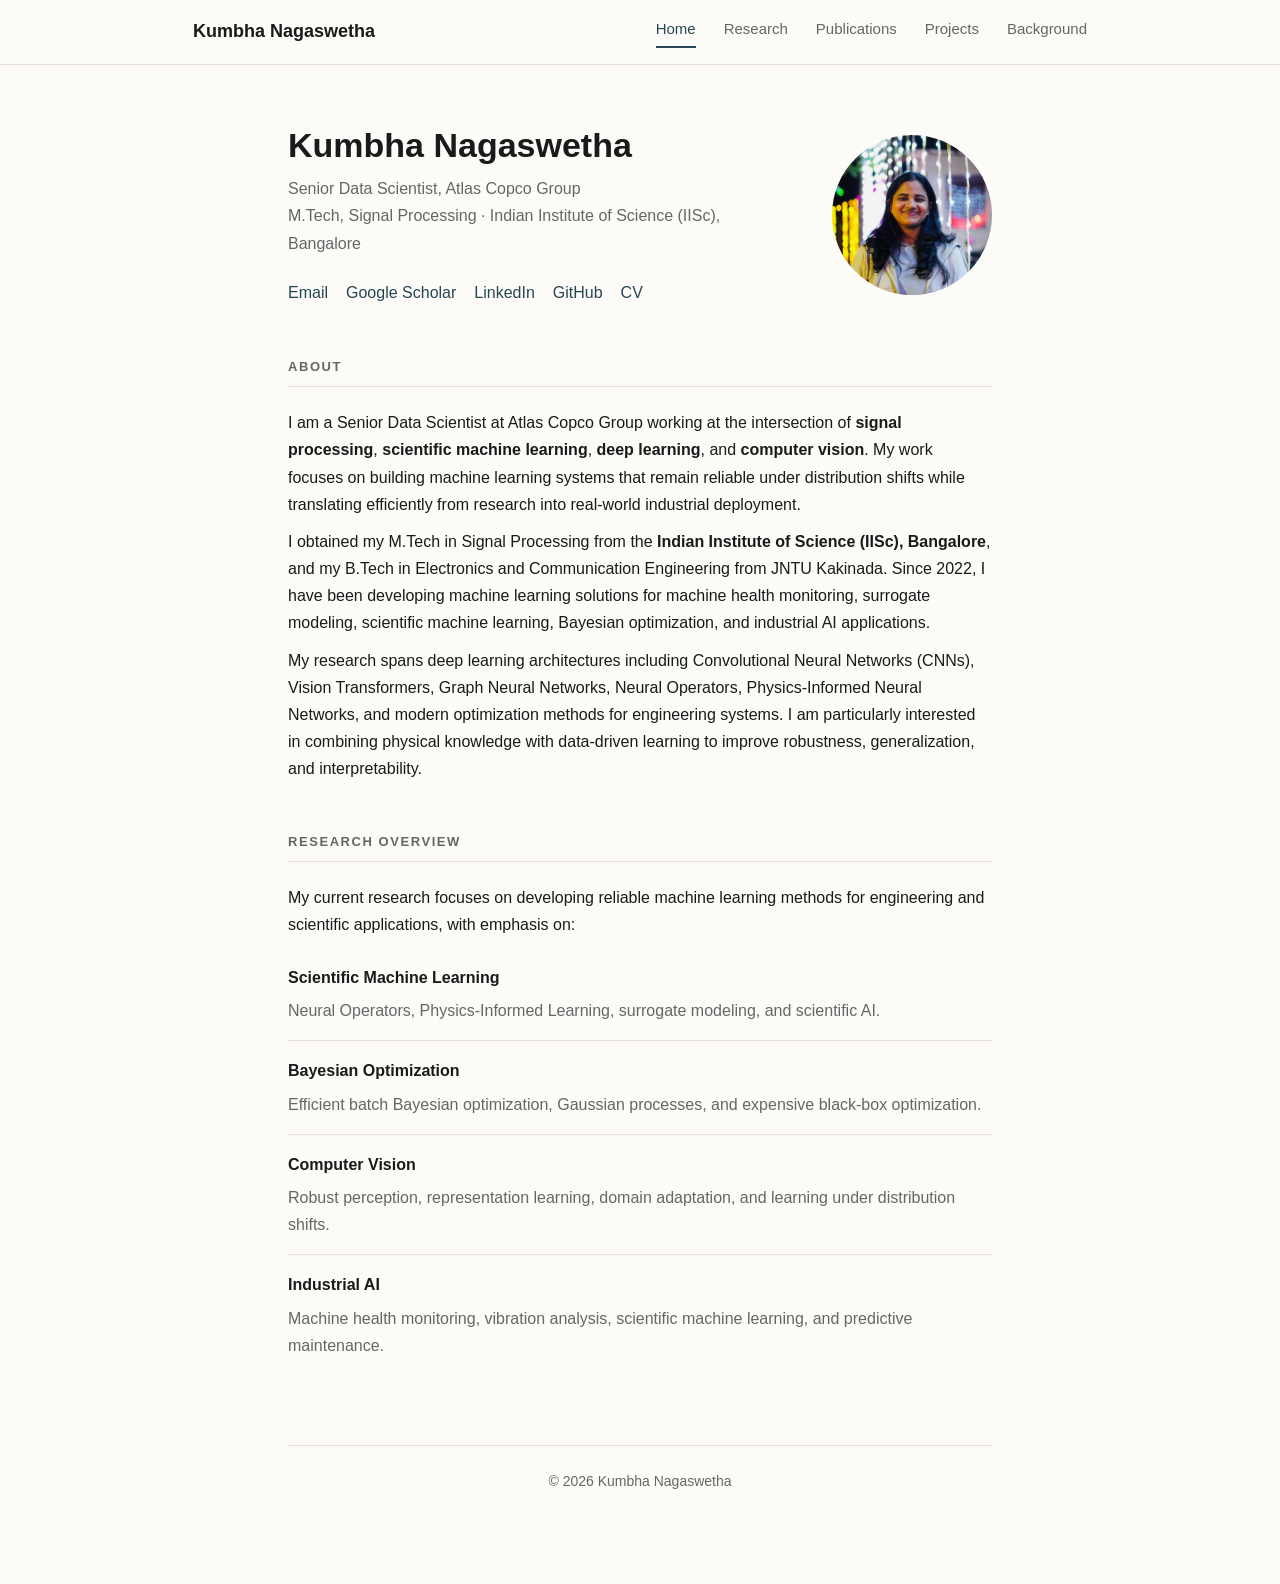
<file: index.html>
<!DOCTYPE html>
<html lang="en">

<head>
    <meta charset="UTF-8">
    <meta name="viewport" content="width=device-width, initial-scale=1.0">

    <title>Kumbha Nagaswetha</title>

    <meta name="description"
        content="Kumbha Nagaswetha | Senior Data Scientist at Atlas Copco Group. Research in Scientific Machine Learning, Deep Learning, Computer Vision, and Bayesian Optimization.">

    <link rel="stylesheet" href="style.css">
</head>

<body>

    <!-- Navigation -->

    <nav>

        <div class="nav-container">

            <a href="index.html" class="logo">
                Kumbha Nagaswetha
            </a>

            <div class="nav-links">

                <a href="index.html" class="active">Home</a>

                <a href="research.html">Research</a>

                <a href="publications.html">Publications</a>

                <a href="projects.html">Projects</a>

                <a href="background.html">Background</a>

            </div>

        </div>

    </nav>

    <div class="container">

        <header>

            <div>

                <h1>Kumbha Nagaswetha</h1>

                <p class="tagline">

                    Senior Data Scientist, Atlas Copco Group<br>

                    M.Tech, Signal Processing · Indian Institute of Science (IISc), Bangalore

                </p>

                <div class="links">

                    <a href="mailto:nagaswethak@alum.iisc.ac.in">
                        Email
                    </a>

                    <a href="https://scholar.google.com/citations?user=wSDCzEIAAAAJ"
                        target="_blank">
                        Google Scholar
                    </a>

                    <a href="https://www.linkedin.com/in/kumbha-nagaswetha-83bba6205/"
                        target="_blank">
                        LinkedIn
                    </a>

                    <a href="https://github.com/kumbha-gthub"
                        target="_blank">
                        GitHub
                    </a>

                    <a href="Kumbha_Nagaswetha_CV2_2026.pdf"
                        target="_blank">
                        CV
                    </a>

                </div>

            </div>

            <img src="photo.jpeg"
                alt="Kumbha Nagaswetha"
                class="photo">

        </header>


        <!-- About -->

        <section>

            <h2>About</h2>

            <p>

                I am a Senior Data Scientist at Atlas Copco Group working at the
                intersection of <strong>signal processing</strong>,
                <strong>scientific machine learning</strong>,
                <strong>deep learning</strong>, and
                <strong>computer vision</strong>. My work focuses on building
                machine learning systems that remain reliable under distribution
                shifts while translating efficiently from research into
                real-world industrial deployment.

            </p>

            <p>

                I obtained my M.Tech in Signal Processing from the
                <strong>Indian Institute of Science (IISc), Bangalore</strong>,
                and my B.Tech in Electronics and Communication Engineering from
                JNTU Kakinada. Since 2022, I have been developing machine
                learning solutions for machine health monitoring, surrogate
                modeling, scientific machine learning, Bayesian optimization,
                and industrial AI applications.

            </p>

            <p>

                My research spans deep learning architectures including
                Convolutional Neural Networks (CNNs), Vision Transformers,
                Graph Neural Networks, Neural Operators, Physics-Informed Neural
                Networks, and modern optimization methods for engineering
                systems. I am particularly interested in combining physical
                knowledge with data-driven learning to improve robustness,
                generalization, and interpretability.

            </p>

        </section>


        <!-- Quick Overview -->

        <section>

            <h2>Research Overview</h2>

            <p>

                My current research focuses on developing reliable machine
                learning methods for engineering and scientific applications,
                with emphasis on:

            </p>

            <ul class="interests">

                <li>

                    <strong>Scientific Machine Learning</strong>

                    <span class="desc">

                        Neural Operators, Physics-Informed Learning,
                        surrogate modeling, and scientific AI.

                    </span>

                </li>

                <li>

                    <strong>Bayesian Optimization</strong>

                    <span class="desc">

                        Efficient batch Bayesian optimization,
                        Gaussian processes,
                        and expensive black-box optimization.

                    </span>

                </li>

                <li>

                    <strong>Computer Vision</strong>

                    <span class="desc">

                        Robust perception,
                        representation learning,
                        domain adaptation,
                        and learning under distribution shifts.

                    </span>

                </li>

                <li>

                    <strong>Industrial AI</strong>

                    <span class="desc">

                        Machine health monitoring,
                        vibration analysis,
                        scientific machine learning,
                        and predictive maintenance.

                    </span>

                </li>

            </ul>

        </section>


        <footer>

            © 2026 Kumbha Nagaswetha

        </footer>

    </div>

</body>

</html>
</file>
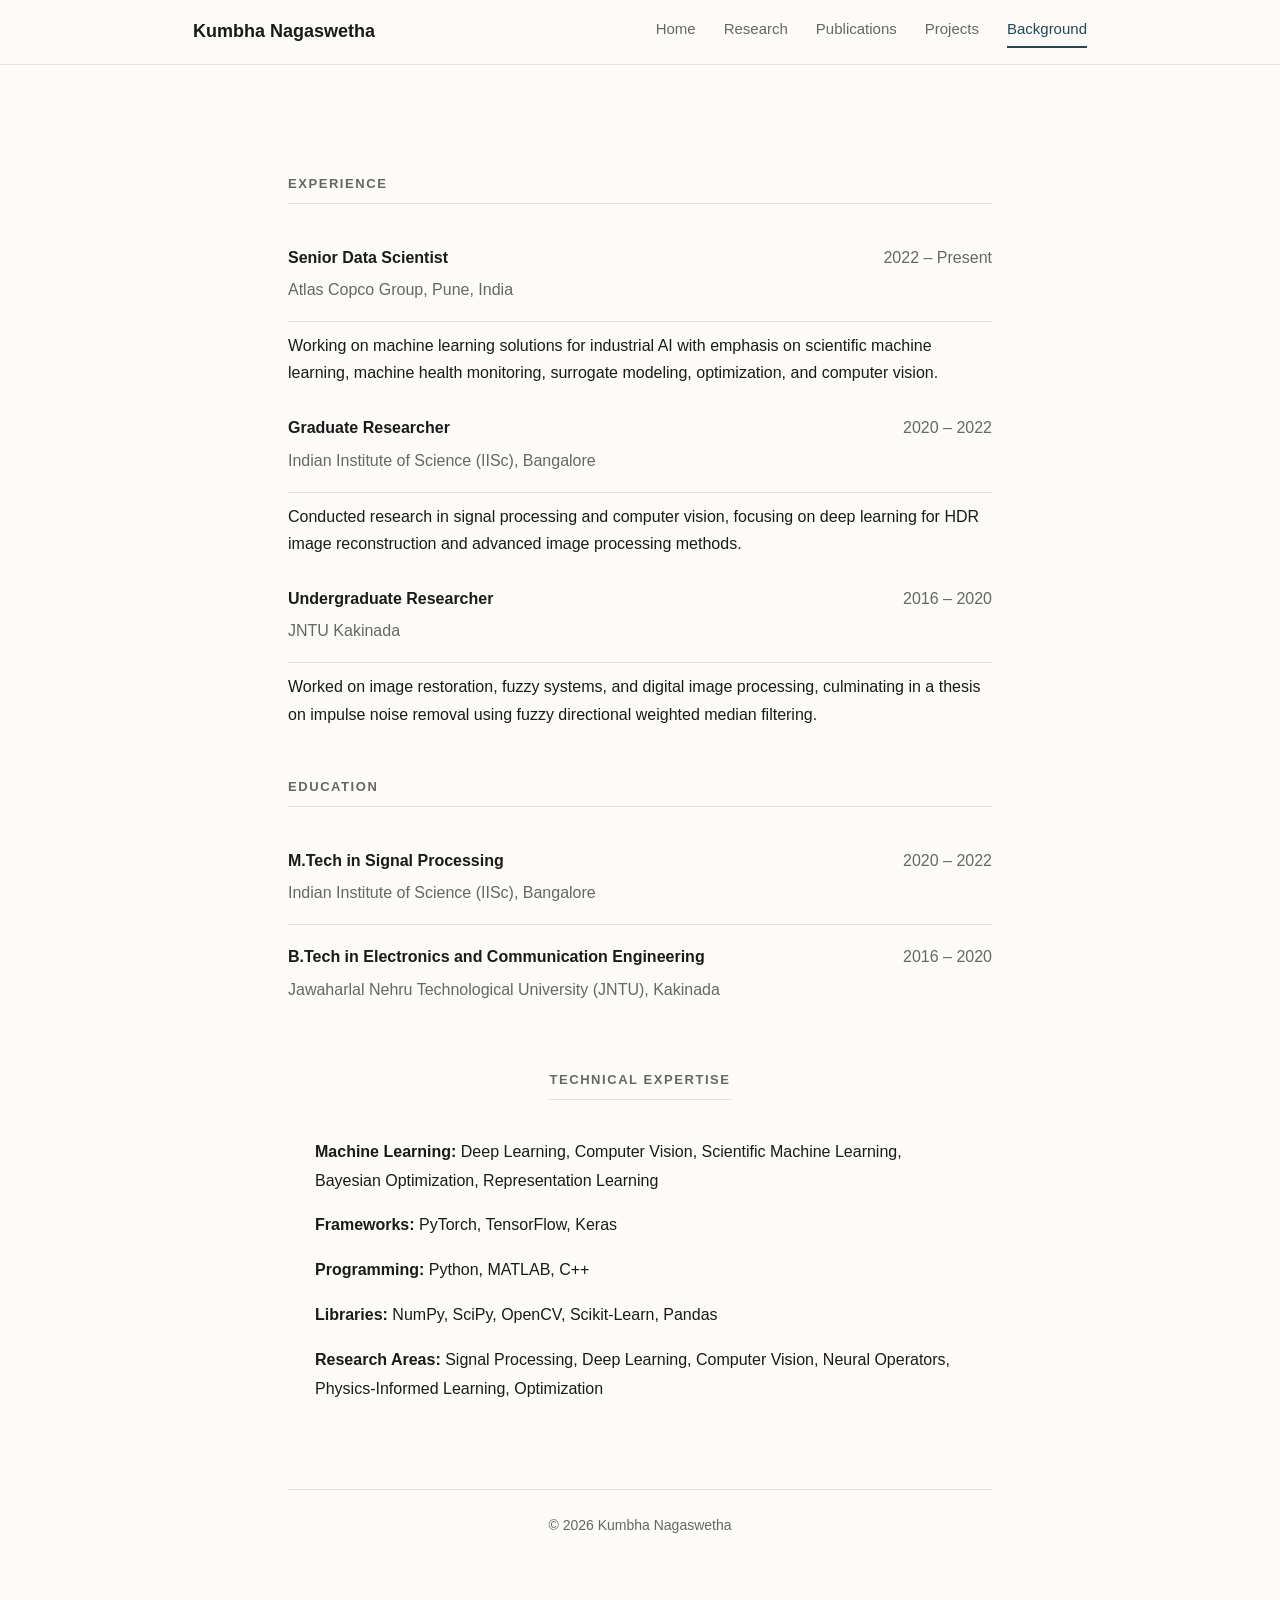
<file: background.html>
<!DOCTYPE html>
<html lang="en">

<head>
<meta charset="UTF-8">
<meta name="viewport" content="width=device-width, initial-scale=1.0">

<title>Background | Kumbha Nagaswetha</title>

<link rel="stylesheet" href="style.css">
</head>

<body>

<nav>

<div class="nav-container">

<a href="index.html" class="logo">
Kumbha Nagaswetha
</a>

<div class="nav-links">
<a href="index.html">Home</a>
<a href="research.html">Research</a>
<a href="publications.html">Publications</a>
<a href="projects.html">Projects</a>
<a href="background.html" class="active">Background</a>
</div>

</div>

</nav>

<div class="container">

<!-- ================= Experience ================= -->

<section>

<h2>Experience</h2>

<div class="row">

<div class="row-main">
<strong>Senior Data Scientist</strong>
<span class="sub">
Atlas Copco Group, Pune, India
</span>
</div>

<div class="row-date">
2022 – Present
</div>

</div>

<p>
Working on machine learning solutions for industrial AI with emphasis on
scientific machine learning, machine health monitoring, surrogate
modeling, optimization, and computer vision.
</p>

<div class="row">

<div class="row-main">
<strong>Graduate Researcher</strong>
<span class="sub">
Indian Institute of Science (IISc), Bangalore
</span>
</div>

<div class="row-date">
2020 – 2022
</div>

</div>

<p>
Conducted research in signal processing and computer vision,
focusing on deep learning for HDR image reconstruction and advanced
image processing methods.
</p>

<div class="row">

<div class="row-main">
<strong>Undergraduate Researcher</strong>
<span class="sub">
JNTU Kakinada
</span>
</div>

<div class="row-date">
2016 – 2020
</div>

</div>

<p>
Worked on image restoration, fuzzy systems, and digital image
processing, culminating in a thesis on impulse noise removal using
fuzzy directional weighted median filtering.
</p>

</section>

<!-- ================= Education ================= -->

<section>

<h2>Education</h2>

<div class="row">

<div class="row-main">
<strong>M.Tech in Signal Processing</strong>

<span class="sub">
Indian Institute of Science (IISc), Bangalore
</span>

</div>

<div class="row-date">
2020 – 2022
</div>

</div>

<div class="row">

<div class="row-main">
<strong>B.Tech in Electronics and Communication Engineering</strong>

<span class="sub">
Jawaharlal Nehru Technological University (JNTU), Kakinada
</span>

</div>

<div class="row-date">
2016 – 2020
</div>

</div>

</section>

<!-- ================= Technical Expertise ================= -->

<section>
<section class="skills-section">

<h2>Technical Expertise</h2>

<div class="skills">

<p><strong>Machine Learning:</strong> Deep Learning, Computer Vision, Scientific Machine Learning, Bayesian Optimization, Representation Learning</p>

<p><strong>Frameworks:</strong> PyTorch, TensorFlow, Keras</p>

<p><strong>Programming:</strong> Python, MATLAB, C++</p>

<p><strong>Libraries:</strong> NumPy, SciPy, OpenCV, Scikit-Learn, Pandas</p>

<p><strong>Research Areas:</strong> Signal Processing, Deep Learning, Computer Vision, Neural Operators, Physics-Informed Learning, Optimization</p>

</div>

</section>

<footer>

© 2026 Kumbha Nagaswetha

</footer>

</div>

</body>
</html>
</file>
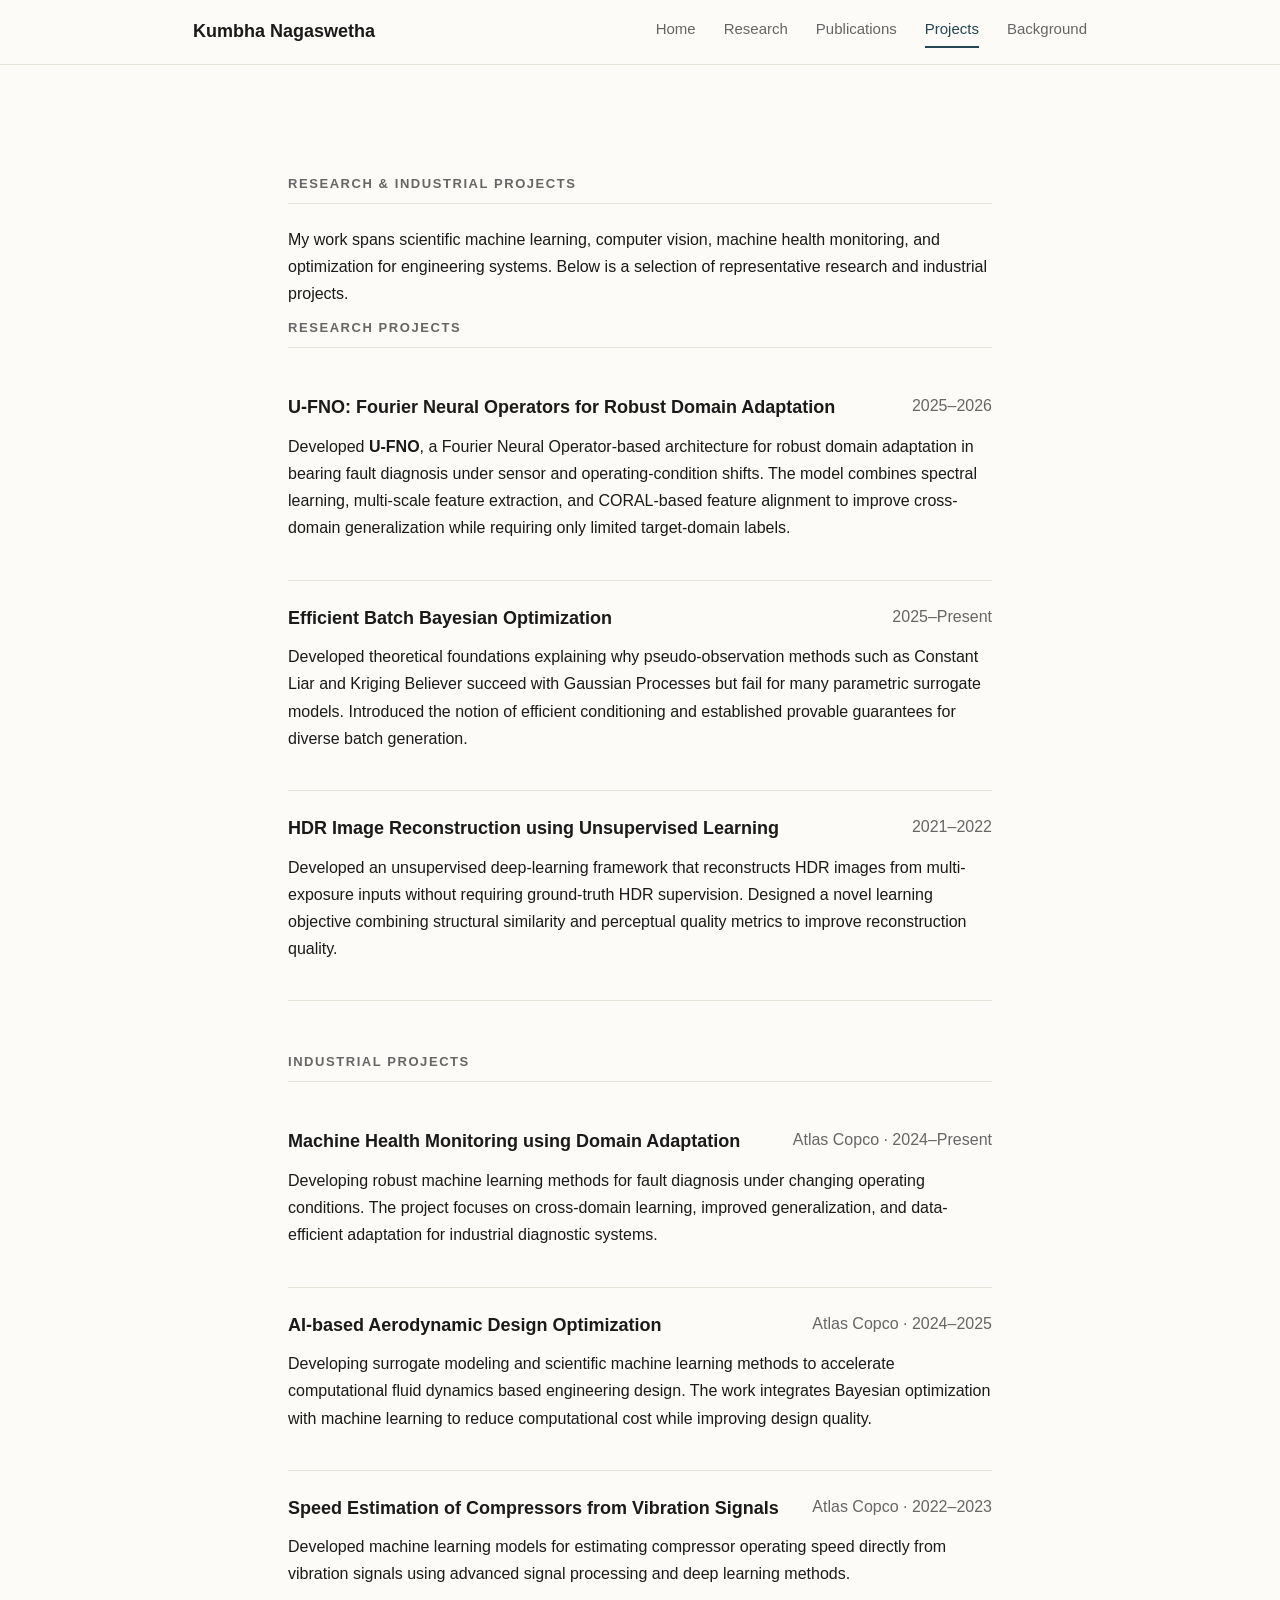
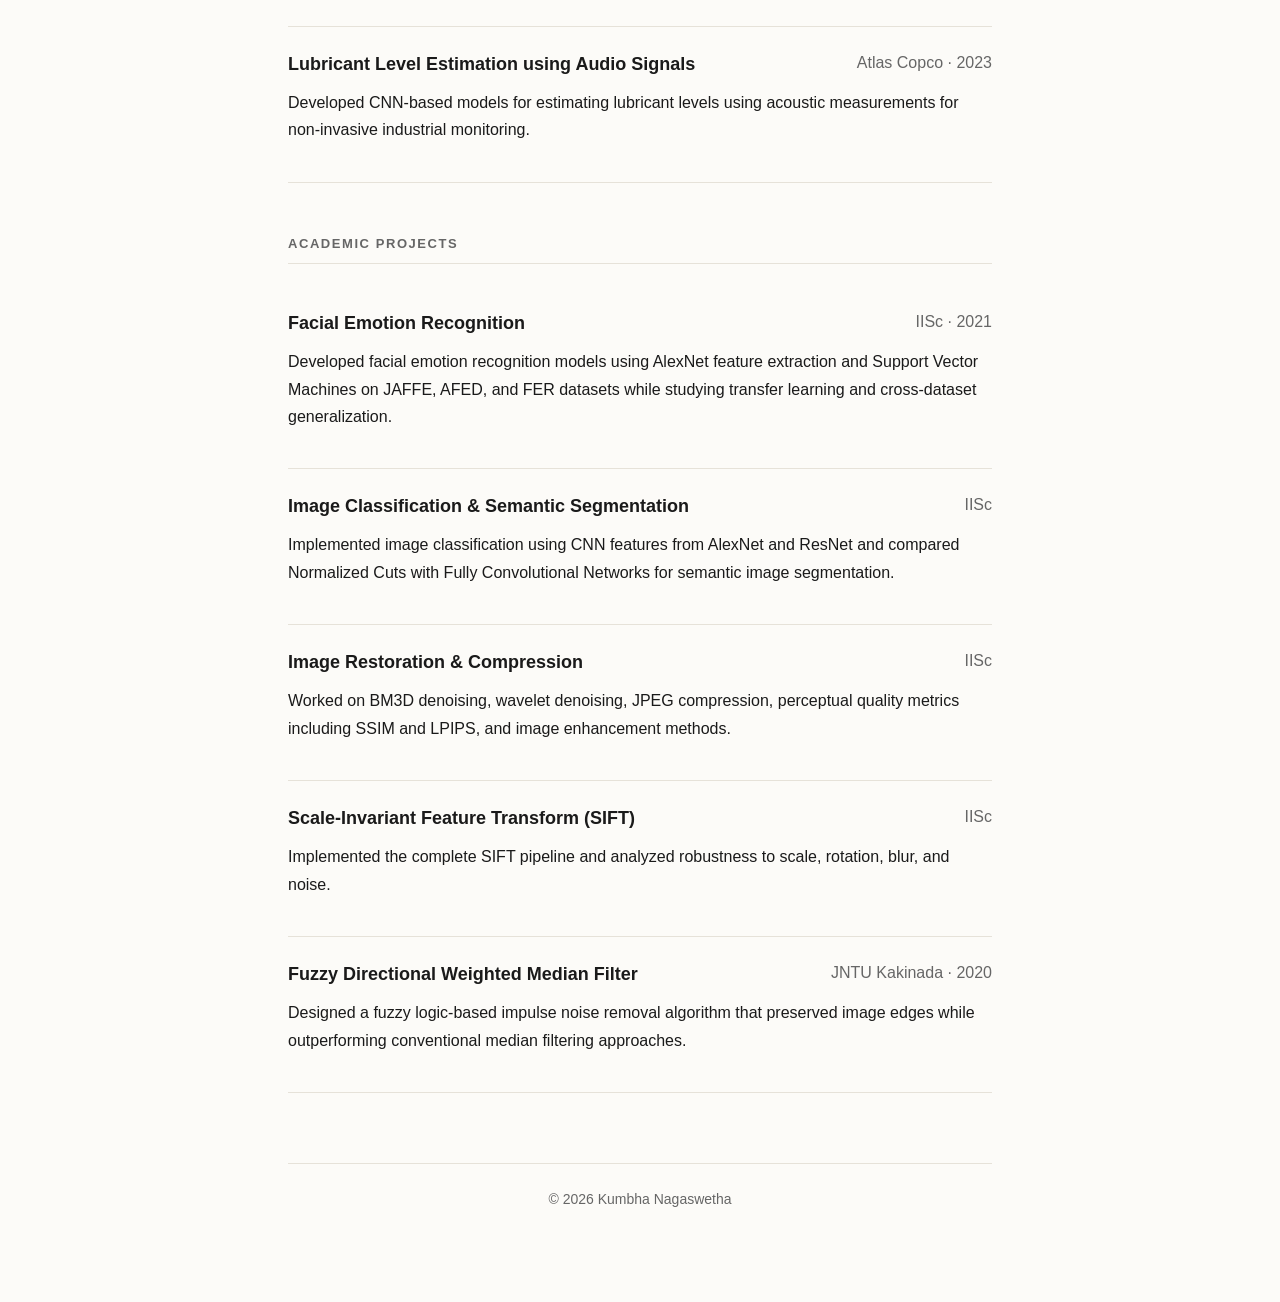
<file: projects.html>
<!DOCTYPE html>
<html lang="en">

<head>

<meta charset="UTF-8">
<meta name="viewport" content="width=device-width, initial-scale=1.0">

<title>Projects | Kumbha Nagaswetha</title>

<link rel="stylesheet" href="style.css">

</head>

<body>

<nav>

<div class="nav-container">

<a href="index.html" class="logo">
Kumbha Nagaswetha
</a>

<div class="nav-links">

<a href="index.html">Home</a>

<a href="research.html">Research</a>

<a href="publications.html">Publications</a>

<a href="projects.html" class="active">Projects</a>

<a href="background.html">Background</a>

</div>

</div>

</nav>

<div class="container">

<section>

<h2>Research & Industrial Projects</h2>

<p>

My work spans scientific machine learning, computer vision, machine
health monitoring, and optimization for engineering systems. Below is a
selection of representative research and industrial projects.

</p>

</section>

<h2>Research Projects</h2>

<div class="project">

<div class="project-header">

<div class="project-title">

U-FNO: Fourier Neural Operators for Robust Domain Adaptation

</div>

<div class="project-date">

2025–2026

</div>

</div>

<p class="project-desc">

Developed <strong>U-FNO</strong>, a Fourier Neural Operator-based
architecture for robust domain adaptation in bearing fault diagnosis
under sensor and operating-condition shifts.

The model combines spectral learning, multi-scale feature extraction,
and CORAL-based feature alignment to improve cross-domain
generalization while requiring only limited target-domain labels.

</p>

</div>

<div class="project">

<div class="project-header">

<div class="project-title">

Efficient Batch Bayesian Optimization

</div>

<div class="project-date">

2025–Present

</div>

</div>

<p class="project-desc">

Developed theoretical foundations explaining why pseudo-observation
methods such as Constant Liar and Kriging Believer succeed with
Gaussian Processes but fail for many parametric surrogate models.

Introduced the notion of efficient conditioning and established
provable guarantees for diverse batch generation.

</p>

</div>

<div class="project">

<div class="project-header">

<div class="project-title">

HDR Image Reconstruction using Unsupervised Learning

</div>

<div class="project-date">

2021–2022

</div>

</div>

<p class="project-desc">

Developed an unsupervised deep-learning framework that reconstructs
HDR images from multi-exposure inputs without requiring
ground-truth HDR supervision.

Designed a novel learning objective combining structural similarity
and perceptual quality metrics to improve reconstruction quality.

</p>

</div>

<h2 style="margin-top:50px;">Industrial Projects</h2>

<div class="project">

<div class="project-header">

<div class="project-title">

Machine Health Monitoring using Domain Adaptation

</div>

<div class="project-date">

Atlas Copco · 2024–Present

</div>

</div>

<p class="project-desc">

Developing robust machine learning methods for fault diagnosis under
changing operating conditions.

The project focuses on cross-domain learning, improved
generalization, and data-efficient adaptation for industrial
diagnostic systems.

</p>

</div>

<div class="project">

<div class="project-header">

<div class="project-title">

AI-based Aerodynamic Design Optimization

</div>

<div class="project-date">

Atlas Copco · 2024–2025

</div>

</div>

<p class="project-desc">

Developing surrogate modeling and scientific machine learning methods
to accelerate computational fluid dynamics based engineering design.

The work integrates Bayesian optimization with machine learning to
reduce computational cost while improving design quality.

</p>

</div>

<div class="project">

<div class="project-header">

<div class="project-title">

Speed Estimation of Compressors from Vibration Signals

</div>

<div class="project-date">

Atlas Copco · 2022–2023

</div>

</div>

<p class="project-desc">

Developed machine learning models for estimating compressor operating
speed directly from vibration signals using advanced signal processing
and deep learning methods.

</p>

</div>

<div class="project">

<div class="project-header">

<div class="project-title">

Lubricant Level Estimation using Audio Signals

</div>

<div class="project-date">

Atlas Copco · 2023

</div>

</div>

<p class="project-desc">

Developed CNN-based models for estimating lubricant levels using
acoustic measurements for non-invasive industrial monitoring.

</p>

</div>

<h2 style="margin-top:50px;">Academic Projects</h2>

<div class="project">

<div class="project-header">

<div class="project-title">

Facial Emotion Recognition

</div>

<div class="project-date">

IISc · 2021

</div>

</div>

<p class="project-desc">

Developed facial emotion recognition models using AlexNet feature
extraction and Support Vector Machines on JAFFE, AFED, and FER
datasets while studying transfer learning and cross-dataset
generalization.

</p>

</div>

<div class="project">

<div class="project-header">

<div class="project-title">

Image Classification & Semantic Segmentation

</div>

<div class="project-date">

IISc

</div>

</div>

<p class="project-desc">

Implemented image classification using CNN features from AlexNet and
ResNet and compared Normalized Cuts with Fully Convolutional Networks
for semantic image segmentation.

</p>

</div>

<div class="project">

<div class="project-header">

<div class="project-title">

Image Restoration & Compression

</div>

<div class="project-date">

IISc

</div>

</div>

<p class="project-desc">

Worked on BM3D denoising, wavelet denoising, JPEG compression,
perceptual quality metrics including SSIM and LPIPS, and image
enhancement methods.

</p>

</div>

<div class="project">

<div class="project-header">

<div class="project-title">

Scale-Invariant Feature Transform (SIFT)

</div>

<div class="project-date">

IISc

</div>

</div>

<p class="project-desc">

Implemented the complete SIFT pipeline and analyzed robustness to
scale, rotation, blur, and noise.

</p>

</div>

<div class="project">

<div class="project-header">

<div class="project-title">

Fuzzy Directional Weighted Median Filter

</div>

<div class="project-date">

JNTU Kakinada · 2020

</div>

</div>

<p class="project-desc">

Designed a fuzzy logic-based impulse noise removal algorithm that
preserved image edges while outperforming conventional median
filtering approaches.

</p>

</div>

<footer>

© 2026 Kumbha Nagaswetha

</footer>

</div>

</body>

</html>
</file>
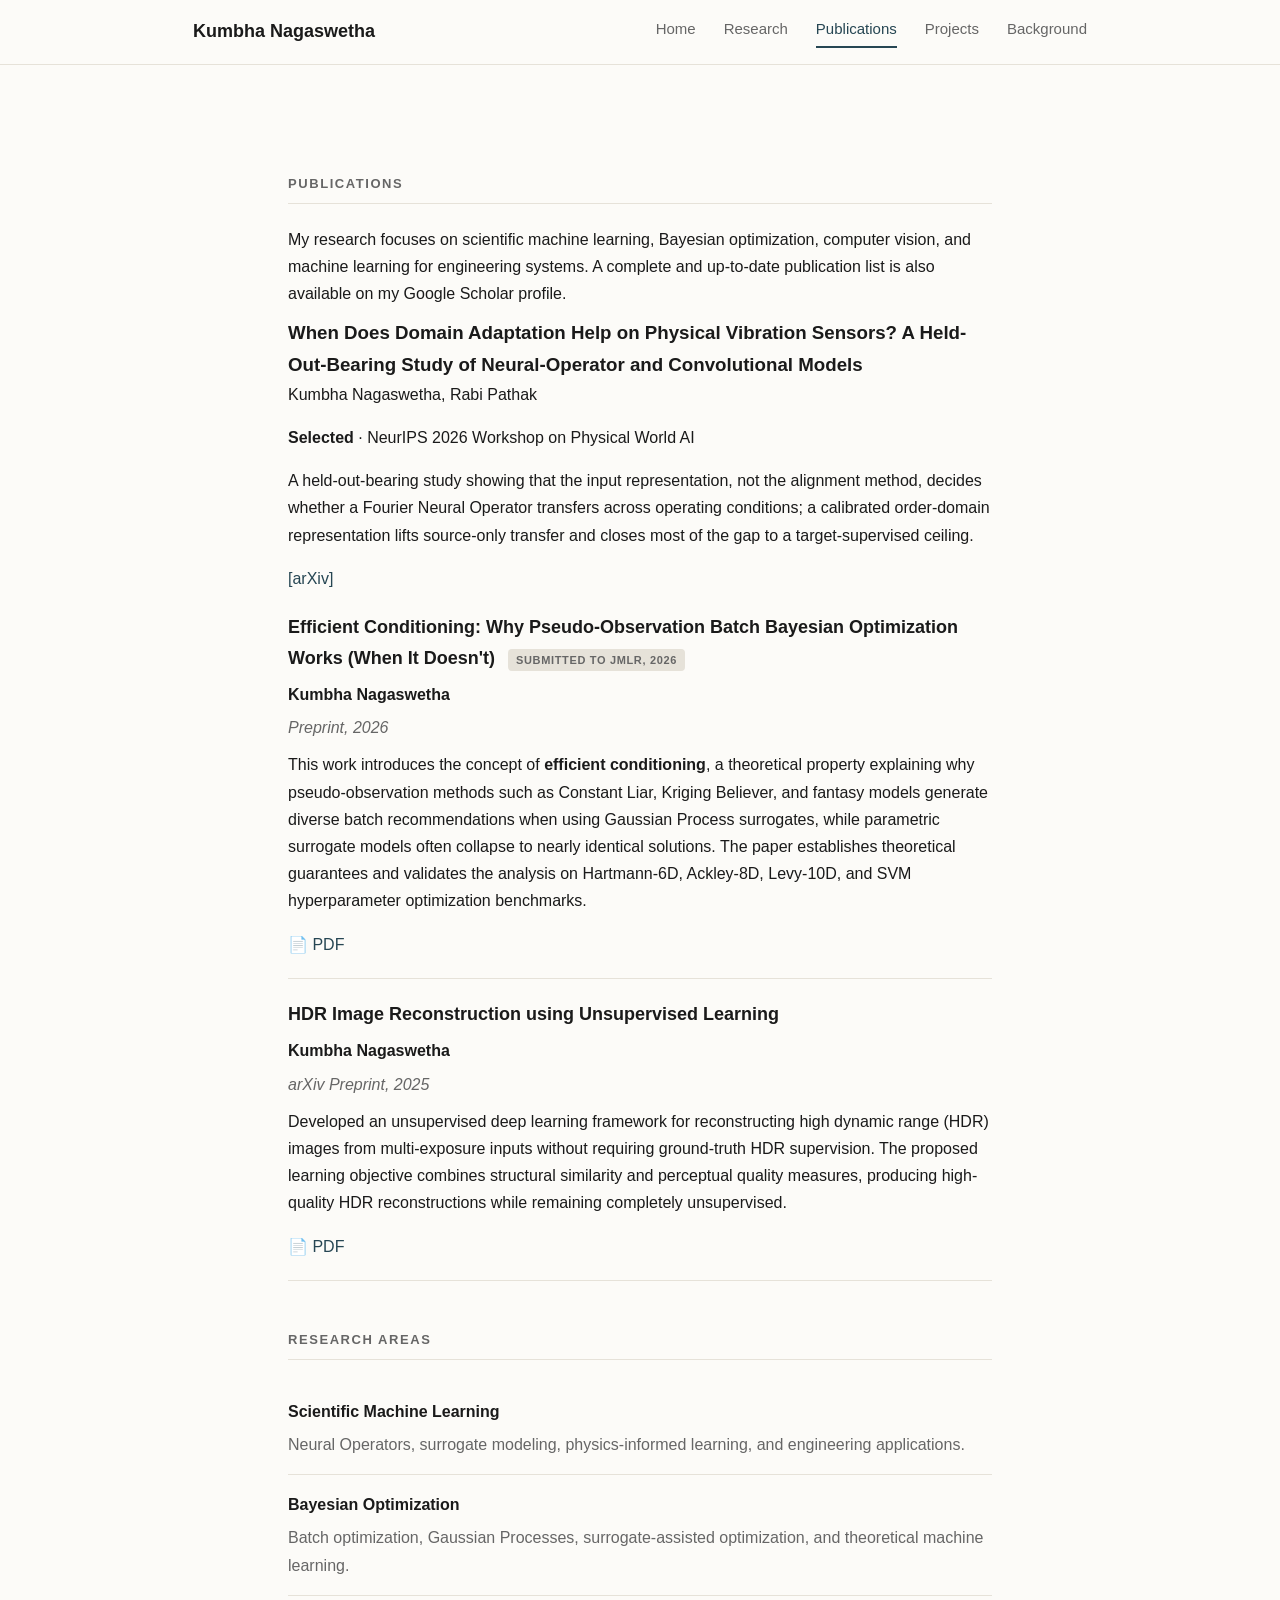
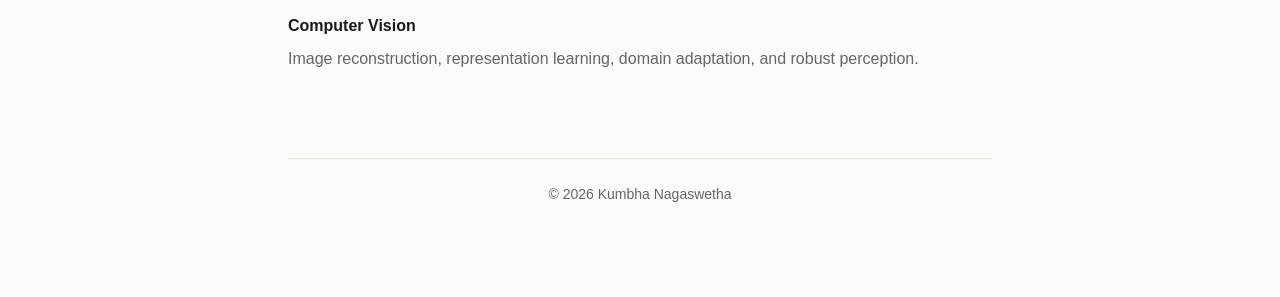
<file: publications.html>
<!DOCTYPE html>
<html lang="en">

<head>

    <meta charset="UTF-8">
    <meta name="viewport" content="width=device-width, initial-scale=1.0">

    <title>Publications | Kumbha Nagaswetha</title>

    <link rel="stylesheet" href="style.css">

</head>

<body>

<nav>

    <div class="nav-container">

        <a href="index.html" class="logo">
            Kumbha Nagaswetha
        </a>

        <div class="nav-links">

            <a href="index.html">Home</a>

            <a href="research.html">Research</a>

            <a href="publications.html" class="active">Publications</a>

            <a href="projects.html">Projects</a>

            <a href="background.html">Background</a>

        </div>

    </div>

</nav>

<div class="container">

<section>

<h2>Publications</h2>

<p>

My research focuses on scientific machine learning, Bayesian
optimization, computer vision, and machine learning for engineering
systems. A complete and up-to-date publication list is also available
on my Google Scholar profile.

</p>

</section>

<div class="publication">
  <h3>When Does Domain Adaptation Help on Physical Vibration Sensors?
      A Held-Out-Bearing Study of Neural-Operator and Convolutional Models</h3>
  <p class="authors">Kumbha Nagaswetha, Rabi Pathak</p>
  <p class="venue"><strong>Selected</strong> &middot; NeurIPS 2026 Workshop on Physical World AI</p>
  <p class="summary">A held-out-bearing study showing that the input representation,
     not the alignment method, decides whether a Fourier Neural Operator transfers
     across operating conditions; a calibrated order-domain representation lifts
     source-only transfer and closes most of the gap to a target-supervised ceiling.</p>
  <a href="https://arxiv.org/abs/2609.31639">[arXiv]</a>
    
</div>
<!-- Publication 1 -->

<div class="pub">

<div class="pub-title">

Efficient Conditioning: Why Pseudo-Observation Batch Bayesian Optimization Works (When It Doesn't)

<span class="status">

Submitted to JMLR, 2026

</span>

</div>

<div class="pub-authors">

<strong>Kumbha Nagaswetha</strong>

</div>

<div class="pub-venue">

Preprint, 2026

</div>

<p>

This work introduces the concept of <strong>efficient conditioning</strong>,
a theoretical property explaining why pseudo-observation methods such
as Constant Liar, Kriging Believer, and fantasy models generate diverse
batch recommendations when using Gaussian Process surrogates, while
parametric surrogate models often collapse to nearly identical
solutions.

The paper establishes theoretical guarantees and validates the
analysis on Hartmann-6D, Ackley-8D, Levy-10D, and SVM hyperparameter
optimization benchmarks.

</p>

<div class="pub-links">

<a href="https://arxiv.org/pdf/2605.18819"
target="_blank">

📄 PDF

</a>

</div>

</div>


<!-- Publication 2 -->

<div class="pub">

<div class="pub-title">

HDR Image Reconstruction using Unsupervised Learning

</div>

<div class="pub-authors">

<strong>Kumbha Nagaswetha</strong>

</div>

<div class="pub-venue">

arXiv Preprint, 2025

</div>

<p>

Developed an unsupervised deep learning framework for reconstructing
high dynamic range (HDR) images from multi-exposure inputs without
requiring ground-truth HDR supervision.

The proposed learning objective combines structural similarity and
perceptual quality measures, producing high-quality HDR
reconstructions while remaining completely unsupervised.

</p>

<div class="pub-links">

<a href="https://arxiv.org/pdf/2510.21815"
target="_blank">

📄 PDF

</a>

</div>

</div>


<section>

<h2>Research Areas</h2>

<ul class="interests">

<li>

<strong>Scientific Machine Learning</strong>

<span class="desc">

Neural Operators, surrogate modeling,
physics-informed learning,
and engineering applications.

</span>

</li>

<li>

<strong>Bayesian Optimization</strong>

<span class="desc">

Batch optimization,
Gaussian Processes,
surrogate-assisted optimization,
and theoretical machine learning.

</span>

</li>

<li>

<strong>Computer Vision</strong>

<span class="desc">

Image reconstruction,
representation learning,
domain adaptation,
and robust perception.

</span>

</li>

</ul>

</section>

<footer>

© 2026 Kumbha Nagaswetha

</footer>

</div>

</body>

</html>
</file>
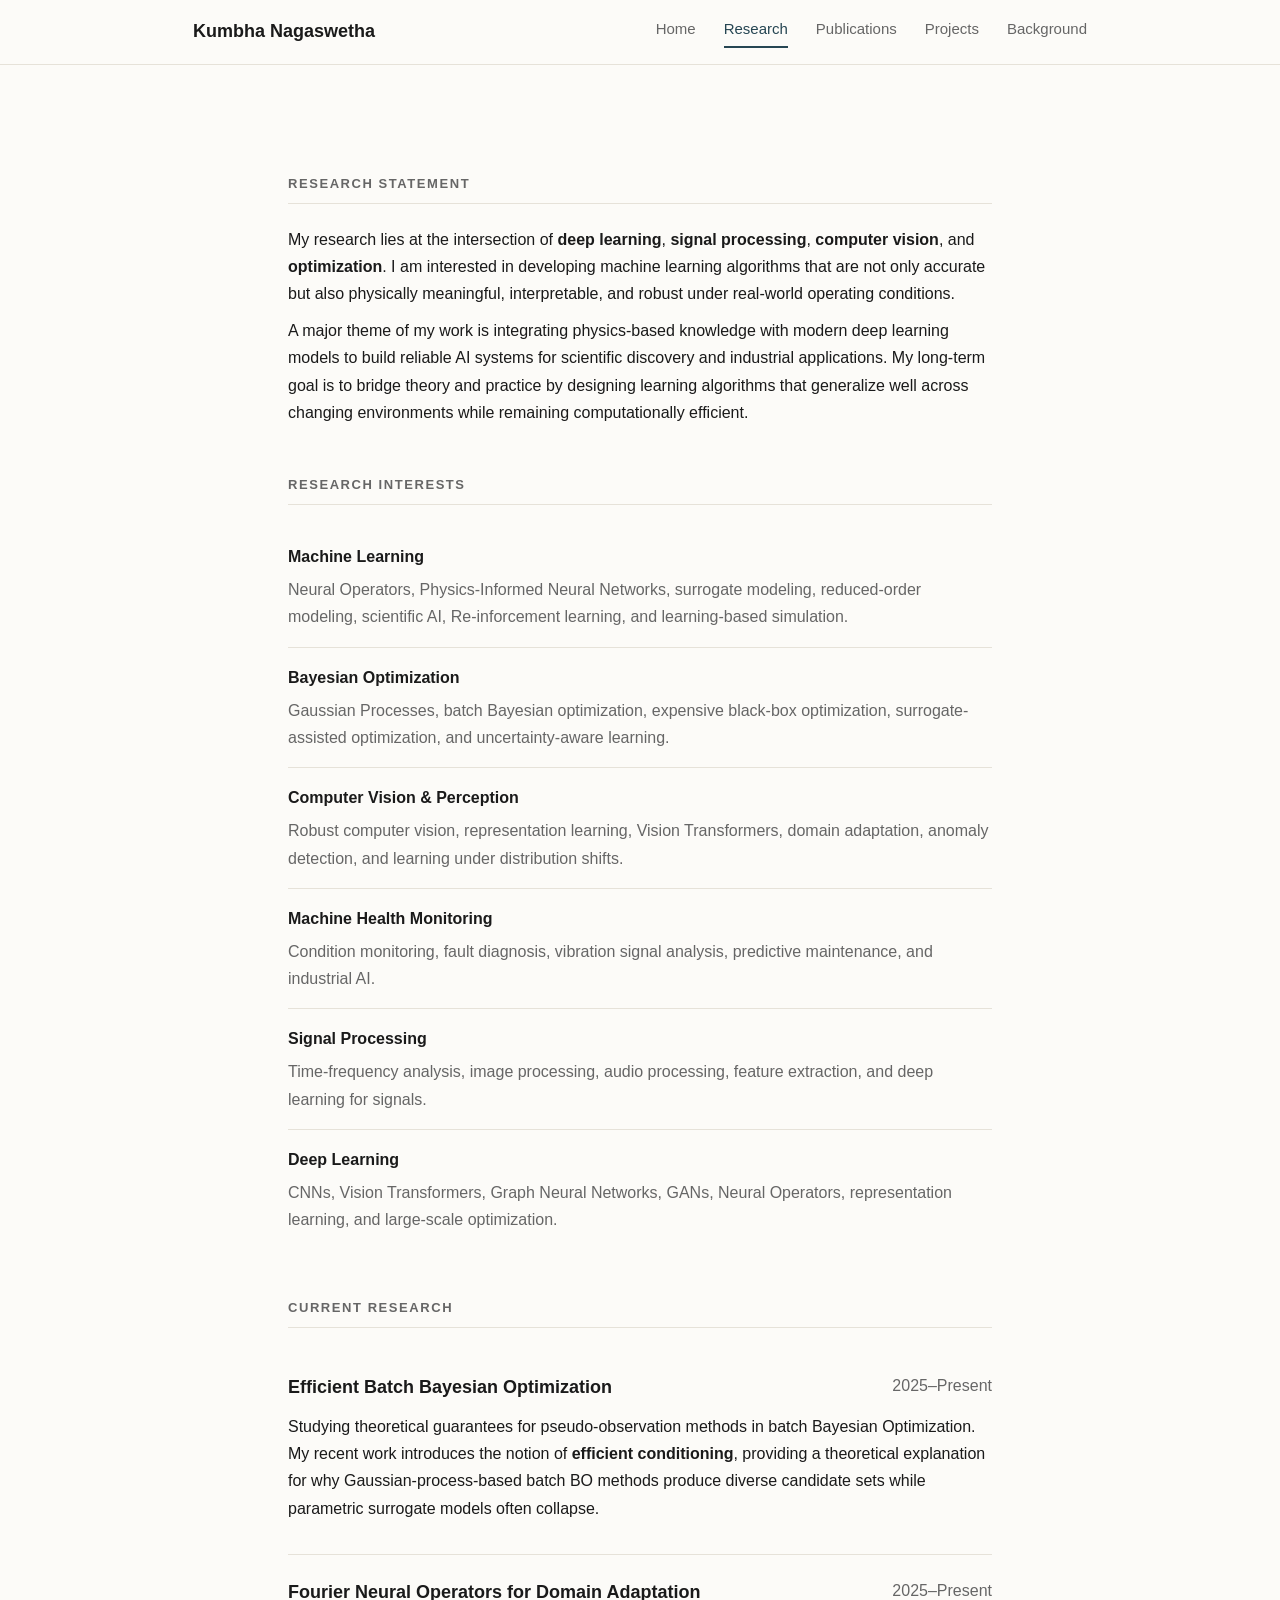
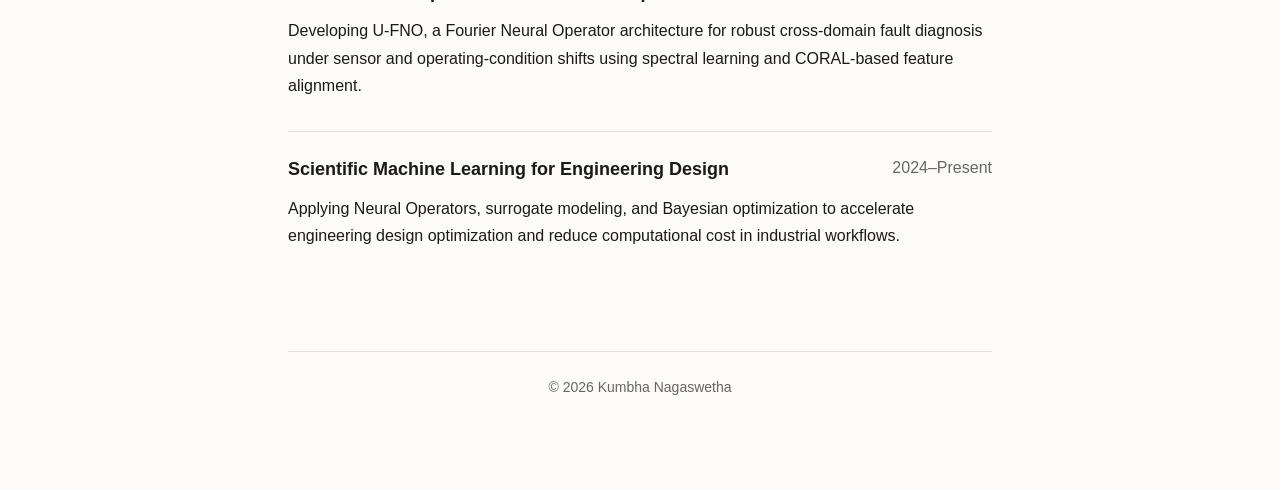
<file: research.html>
<!DOCTYPE html>
<html lang="en">

<head>

    <meta charset="UTF-8">
    <meta name="viewport" content="width=device-width, initial-scale=1.0">

    <title>Research | Kumbha Nagaswetha</title>

    <link rel="stylesheet" href="style.css">

</head>

<body>

<nav>

    <div class="nav-container">

        <a href="index.html" class="logo">
            Kumbha Nagaswetha
        </a>

        <div class="nav-links">

            <a href="index.html">Home</a>

            <a href="research.html" class="active">Research</a>

            <a href="publications.html">Publications</a>

            <a href="projects.html">Projects</a>

            <a href="background.html">Background</a>

        </div>

    </div>

</nav>

<div class="container">

<section>

<h2>Research Statement</h2>

<p>

My research lies at the intersection of <strong> deep learning</strong>,
<strong>signal processing</strong>,
<strong>computer vision</strong>, and
<strong>optimization</strong>.
I am interested in developing machine learning algorithms that are
not only accurate but also physically meaningful, interpretable,
and robust under real-world operating conditions.

</p>

<p>

A major theme of my work is integrating
physics-based knowledge with modern deep learning models to build
reliable AI systems for scientific discovery and industrial
applications.
My long-term goal is to bridge theory and practice by designing
learning algorithms that generalize well across changing environments
while remaining computationally efficient.

</p>

</section>

<section>

<h2>Research Interests</h2>

<ul class="interests">

<li>

<strong>Machine Learning</strong>

<span class="desc">

Neural Operators, Physics-Informed Neural Networks,
surrogate modeling,
reduced-order modeling,
scientific AI, Re-inforcement learning,
and learning-based simulation.

</span>

</li>

<li>

<strong>Bayesian Optimization</strong>

<span class="desc">

Gaussian Processes,
batch Bayesian optimization,
expensive black-box optimization,
surrogate-assisted optimization,
and uncertainty-aware learning.

</span>

</li>

<li>

<strong>Computer Vision & Perception</strong>

<span class="desc">

Robust computer vision,
representation learning,
Vision Transformers,
domain adaptation,
anomaly detection,
and learning under distribution shifts.

</span>

</li>

<li>

<strong>Machine Health Monitoring</strong>

<span class="desc">

Condition monitoring,
fault diagnosis,
vibration signal analysis,
predictive maintenance,
and industrial AI.

</span>

</li>

<li>

<strong>Signal Processing</strong>

<span class="desc">

Time-frequency analysis,
image processing,
audio processing,
feature extraction,
and deep learning for signals.

</span>

</li>

<li>

<strong>Deep Learning</strong>

<span class="desc">

CNNs,
Vision Transformers,
Graph Neural Networks,
GANs,
Neural Operators,
representation learning,
and large-scale optimization.

</span>

</li>

</ul>

</section>

<section>

<h2>Current Research</h2>

<div class="project">

<div class="project-header">

<div class="project-title">

Efficient Batch Bayesian Optimization

</div>

<div class="project-date">

2025–Present

</div>

</div>

<p class="project-desc">

Studying theoretical guarantees for pseudo-observation
methods in batch Bayesian Optimization.
My recent work introduces the notion of
<strong>efficient conditioning</strong>,
providing a theoretical explanation for why Gaussian-process-based
batch BO methods produce diverse candidate sets while
parametric surrogate models often collapse.

</p>

</div>

<div class="project">

<div class="project-header">

<div class="project-title">

Fourier Neural Operators for Domain Adaptation

</div>

<div class="project-date">

2025–Present

</div>

</div>

<p class="project-desc">

Developing U-FNO,
a Fourier Neural Operator architecture
for robust cross-domain fault diagnosis under sensor and
operating-condition shifts using spectral learning and
CORAL-based feature alignment.

</p>

</div>

<div class="project">

<div class="project-header">

<div class="project-title">

Scientific Machine Learning for Engineering Design

</div>

<div class="project-date">

2024–Present

</div>

</div>

<p class="project-desc">

Applying Neural Operators,
surrogate modeling,
and Bayesian optimization
to accelerate engineering design optimization and
reduce computational cost in industrial workflows.

</p>

</div>

</section>

<footer>

© 2026 Kumbha Nagaswetha

</footer>

</div>

</body>

</html>
</file>
<file: style.css>
:root {
    --bg: #fcfbf8;
    --text: #1a1a1a;
    --meta: #666;
    --accent: #264653;
    --accent-hover: #1b3640;
    --rule: #e6e2d9;
    --measure: 760px;
}

*{
    margin:0;
    padding:0;
    box-sizing:border-box;
}

html{
    scroll-behavior:smooth;
    -webkit-text-size-adjust:100%;
}

body{
    background:var(--bg);
    color:var(--text);
    font-family:-apple-system,BlinkMacSystemFont,"Segoe UI",Roboto,
    "Helvetica Neue",Arial,sans-serif;
    font-size:16px;
    line-height:1.7;
    -webkit-font-smoothing:antialiased;
    -moz-osx-font-smoothing:grayscale;
}

/* ===========================
   Navigation
=========================== */

nav{
    position:sticky;
    top:0;
    z-index:1000;
    background:rgba(252,251,248,.96);
    backdrop-filter:blur(10px);
    border-bottom:1px solid var(--rule);
}

.nav-container{
    max-width:950px;
    margin:auto;
    padding:16px 28px;
    display:flex;
    justify-content:space-between;
    align-items:center;
}

.logo{
    font-weight:700;
    font-size:18px;
    color:var(--text);
    text-decoration:none;
}

.nav-links{
    display:flex;
    gap:28px;
}

.nav-links a{
    text-decoration:none;
    color:var(--meta);
    font-size:15px;
    transition:.2s;
    border-bottom:2px solid transparent;
    padding-bottom:4px;
}

.nav-links a:hover{
    color:var(--accent);
}

.nav-links a.active{
    color:var(--accent);
    border-color:var(--accent);
}

/* ===========================
   Main Wrapper
=========================== */

.container{
    max-width:var(--measure);
    margin:auto;
    padding:60px 28px 90px;
}

/* ===========================
   Header
=========================== */

header{
    display:grid;
    grid-template-columns:1fr auto;
    gap:40px;
    align-items:center;
    margin-bottom:50px;
}

.photo{
    width:160px;
    height:160px;
    border-radius:50%;
    object-fit:cover;
}

h1{
    font-size:34px;
    line-height:1.2;
    margin-bottom:10px;
}

.tagline{
    color:var(--meta);
    margin-bottom:22px;
    font-size:16px;
}

.links{
    display:flex;
    flex-wrap:wrap;
    gap:18px;
}

.links a{
    text-decoration:none;
    color:var(--accent);
    transition:.2s;
}

.links a:hover{
    color:var(--accent-hover);
}

/* ===========================
   Sections
=========================== */

section{
    margin-top:48px;
}

h2{
    font-size:13px;
    letter-spacing:.12em;
    text-transform:uppercase;
    color:var(--meta);
    margin-bottom:22px;
    padding-bottom:8px;
    border-bottom:1px solid var(--rule);
}

p{
    margin-bottom:16px;
}

a{
    color:var(--accent);
    text-decoration:none;
}

a:hover{
    color:var(--accent-hover);
}

/* ===========================
   Research Interests
=========================== */

.interests{
    list-style:none;
}

.interests li{
    padding:16px 0;
    border-bottom:1px solid var(--rule);
}

.interests li:last-child{
    border-bottom:none;
}

.interests strong{
    display:block;
    margin-bottom:6px;
}

.desc{
    color:var(--meta);
}

/* ===========================
   Education / Experience
=========================== */

.row{
    display:grid;
    grid-template-columns:1fr auto;
    gap:20px;
    padding:18px 0;
    border-bottom:1px solid var(--rule);
}

.row:last-child{
    border-bottom:none;
}

.row-main strong{
    display:block;
    margin-bottom:5px;
}

.sub{
    color:var(--meta);
}

.row-date{
    color:var(--meta);
    white-space:nowrap;
}

/* ===========================
   Publications
=========================== */

.pub{
    padding:20px 0;
    border-bottom:1px solid var(--rule);
}

.pub:last-child{
    border-bottom:none;
}

.pub-title{
    font-weight:600;
    font-size:18px;
    margin-bottom:8px;
}

.pub-authors{
    margin-bottom:6px;
}

.pub-venue{
    color:var(--meta);
    font-style:italic;
    margin-bottom:10px;
}

.pub-links{
    margin-top:12px;
}

.pub-links a{
    margin-right:18px;
}

.status{
    display:inline-block;
    margin-left:8px;
    background:var(--rule);
    color:var(--meta);
    padding:2px 8px;
    border-radius:4px;
    font-size:11px;
    text-transform:uppercase;
    letter-spacing:.06em;
}

/* ===========================
   Projects
=========================== */

.project{
    padding:22px 0;
    border-bottom:1px solid var(--rule);
}

.project:last-child{
    border-bottom:none;
}

.project-header{
    display:flex;
    justify-content:space-between;
    align-items:flex-start;
    gap:20px;
    margin-bottom:10px;
}

.project-title{
    font-weight:600;
    font-size:18px;
}

.project-date{
    color:var(--meta);
    white-space:nowrap;
}

.project-desc{
    color:var(--text);
}

/* ===========================
   Footer
=========================== */

footer{
    margin-top:70px;
    padding-top:24px;
    border-top:1px solid var(--rule);
    color:var(--meta);
    font-size:14px;
    text-align:center;
}

/* ===========================
   Responsive
=========================== */

@media(max-width:760px){

    .nav-container{
        flex-direction:column;
        gap:16px;
    }

    .nav-links{
        flex-wrap:wrap;
        justify-content:center;
        gap:18px;
    }

    header{
        grid-template-columns:1fr;
    }

    .photo{
        width:130px;
        height:130px;
    }

    .row{
        grid-template-columns:1fr;
    }

    .project-header{
        flex-direction:column;
        gap:6px;
    }

    h1{
        font-size:28px;
    }

}
section p {
    margin: 10px 0;
}

section p strong {
    display: inline;
}

section:last-of-type {
    margin-bottom: 0;
}

/* ---------- Technical Expertise ---------- */

.skills-section{
    display:flex;
    flex-direction:column;
    align-items:center;
}

.skills{
    width:100%;
    max-width:650px;      /* makes it narrower */
}

.skills p{
    margin:16px 0;
    line-height:1.8;
}

.skills strong{
    color:var(--text);
}
</file>
